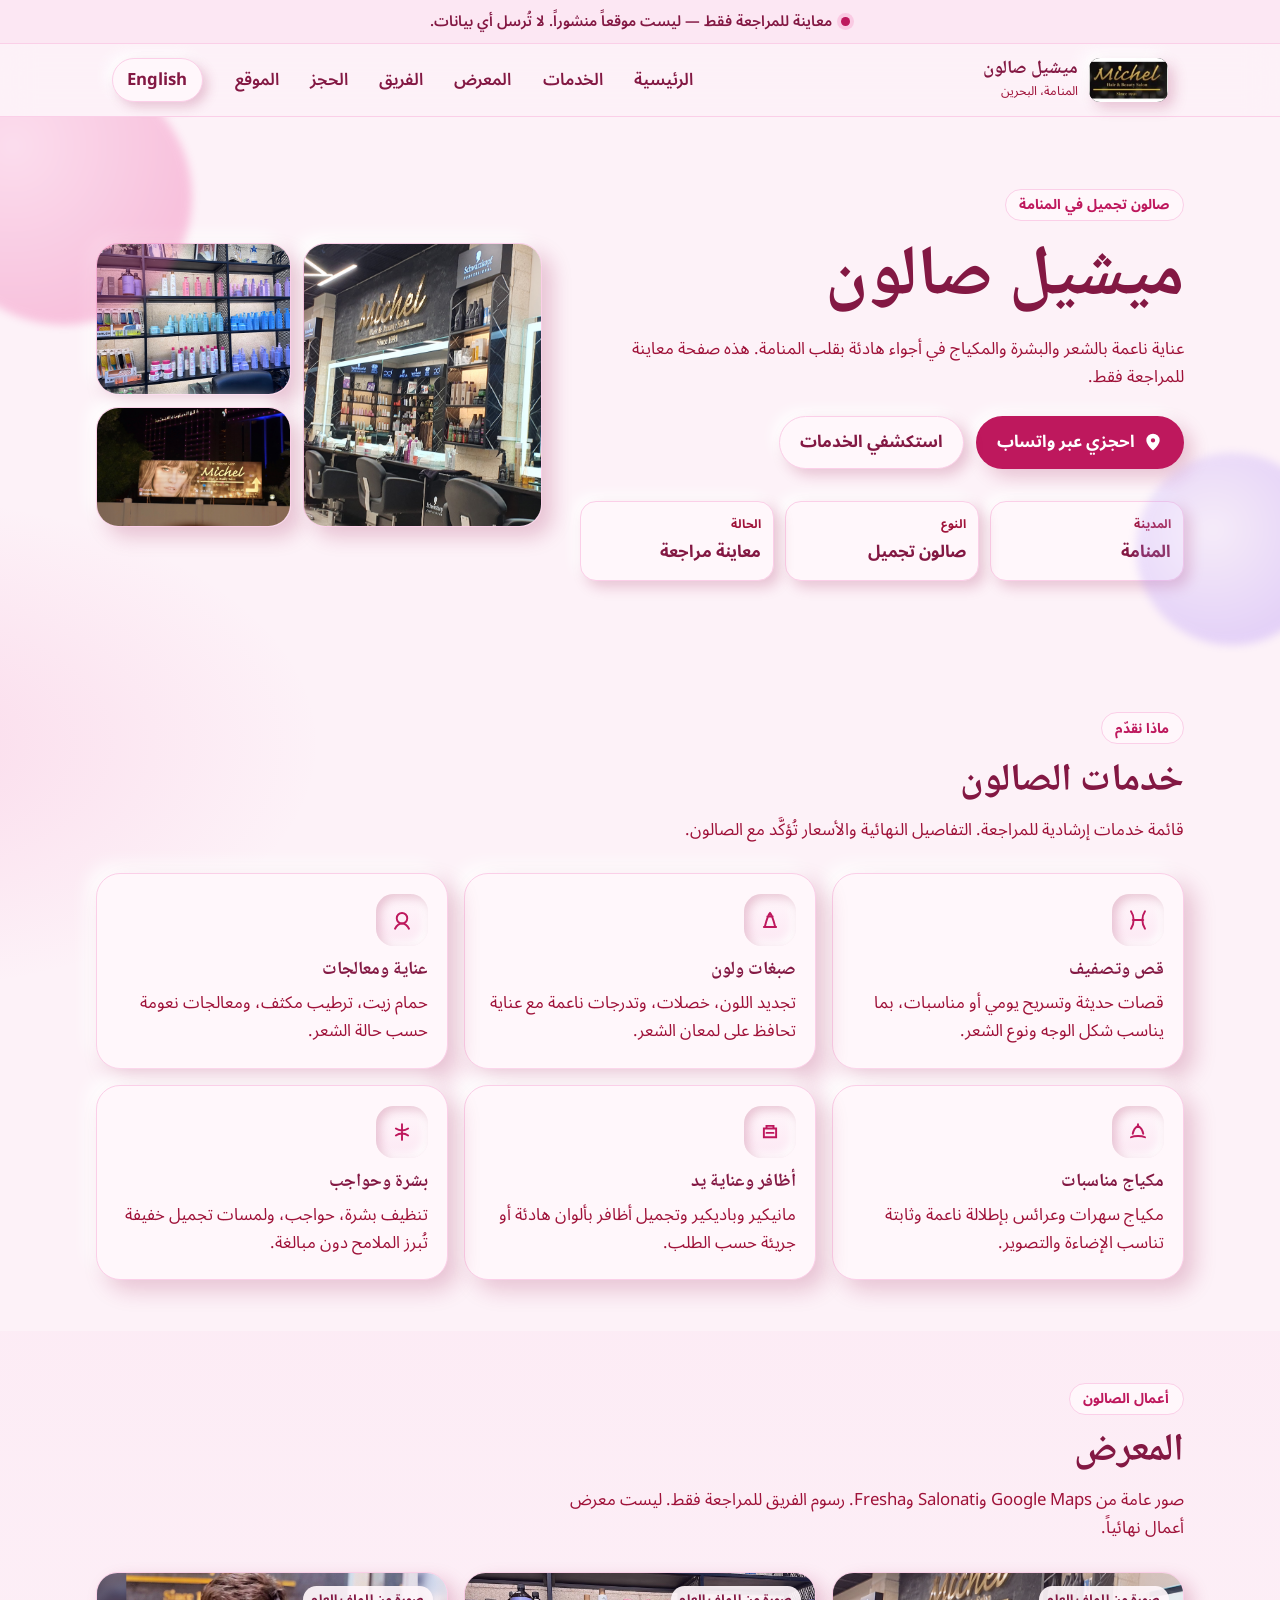
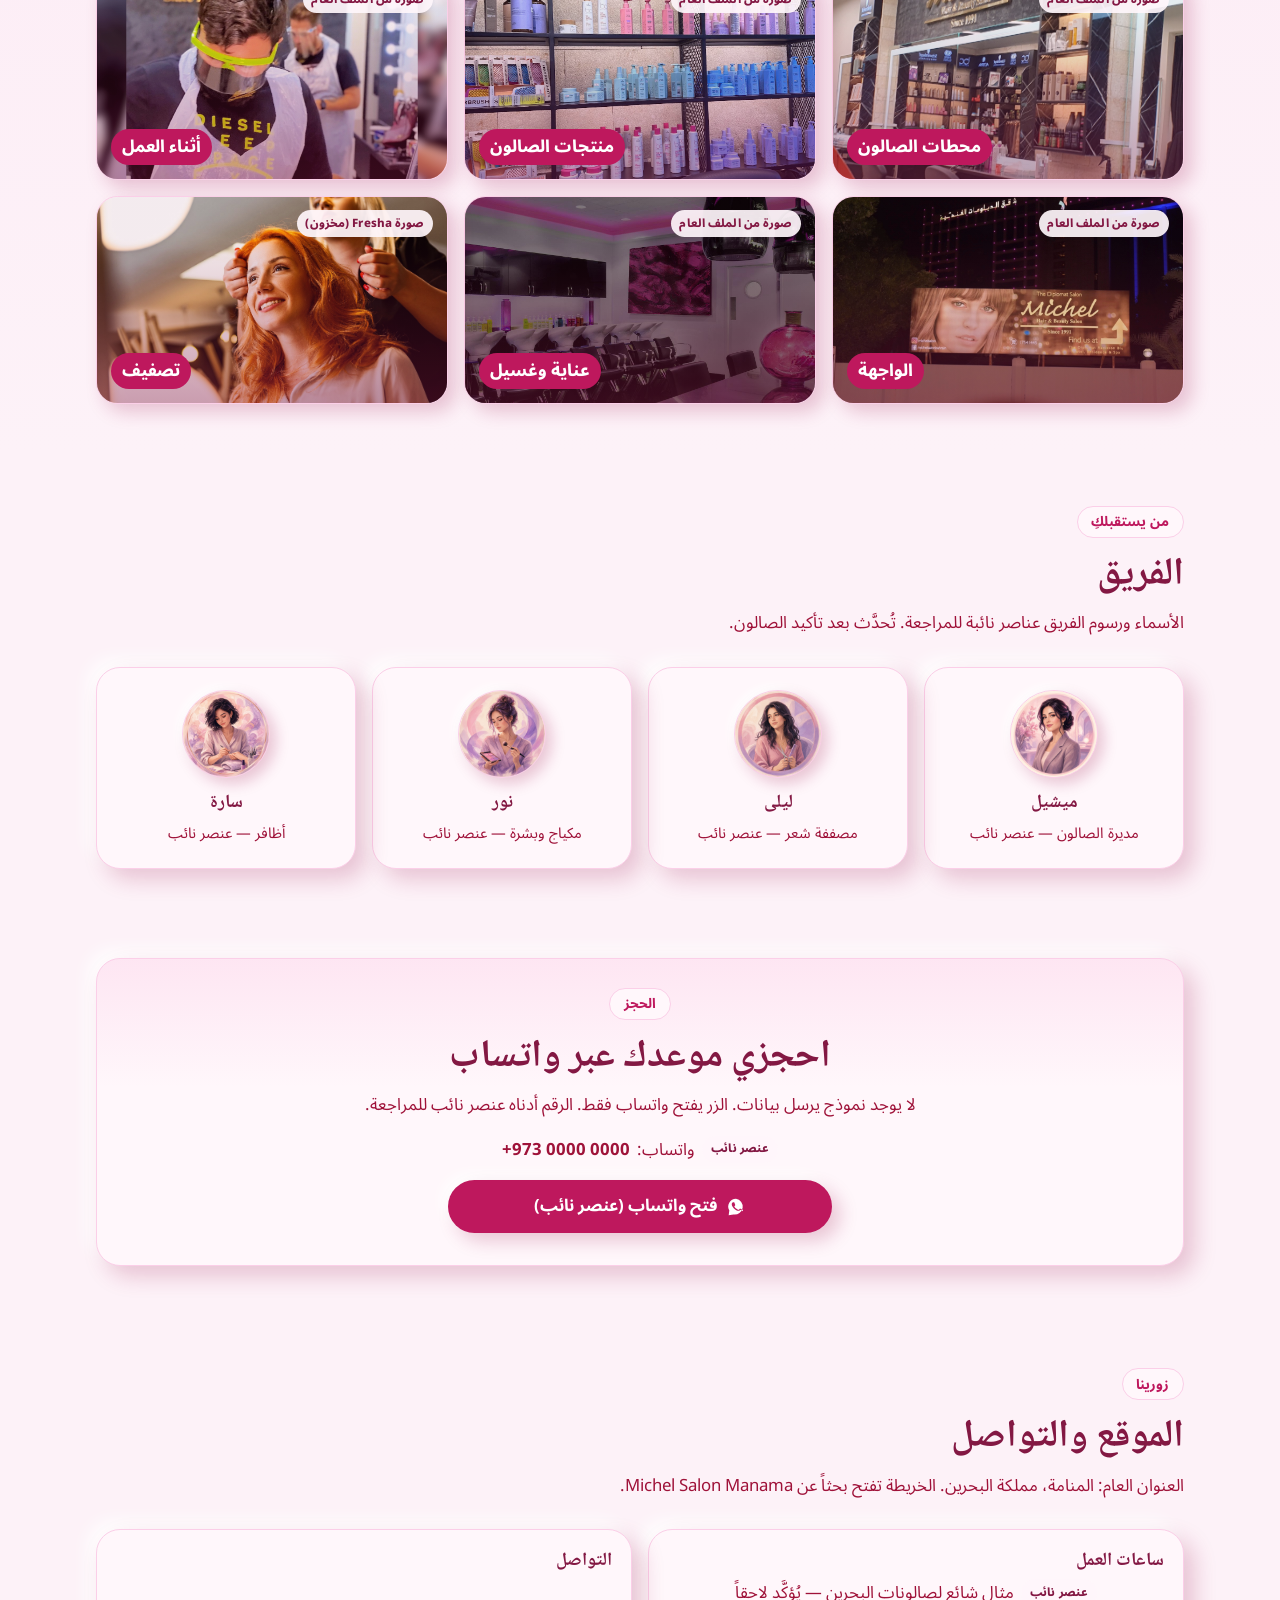
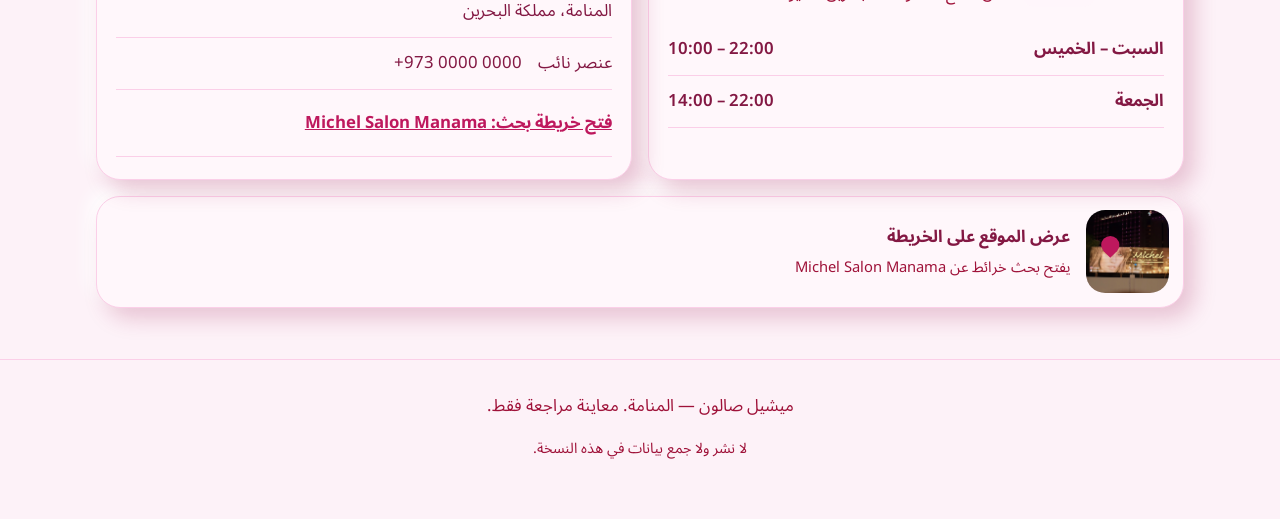
<file: clients/michel-salon-manama/index.html>
<!DOCTYPE html>
<html lang="ar" dir="rtl" data-lang="ar">
<head>
  <meta charset="UTF-8" />
  <meta name="viewport" content="width=device-width, initial-scale=1.0" />
  <meta name="color-scheme" content="light" />
  <meta name="robots" content="noindex, nofollow" />
  <meta name="description" content="معاينة مراجعة فقط لميشيل صالون في المنامة، البحرين. ليست موقعاً منشوراً." />
  <title>ميشيل صالون | معاينة مراجعة — المنامة</title>
  <link rel="preconnect" href="https://fonts.googleapis.com" />
  <link rel="preconnect" href="https://fonts.gstatic.com" crossorigin />
  <link href="https://fonts.googleapis.com/css2?family=Noto+Naskh+Arabic:wght@500;600;700&family=Noto+Sans+Arabic:wght@400;500;600;700&display=swap" rel="stylesheet" />
  <link rel="stylesheet" href="styles.css" />
</head>
<body>
  <a class="skip-link" href="#main" data-i18n="skip">تخطي إلى المحتوى</a>

  <div class="preview-banner" role="status">
    <span class="preview-dot" aria-hidden="true"></span>
    <p data-i18n="preview">معاينة للمراجعة فقط — ليست موقعاً منشوراً. لا تُرسل أي بيانات.</p>
  </div>

  <div class="nav-backdrop" id="nav-backdrop" hidden></div>

  <header class="site-header">
    <div class="header-inner">
      <a class="brand" href="#hero">
        <span class="brand-mark" aria-hidden="true">
          <img class="brand-logo" src="assets/michel-salon-logo.jpg" width="104" height="58" alt="" />
        </span>
        <span class="brand-text">
          <span class="brand-name" data-i18n="brand">ميشيل صالون</span>
          <span class="brand-place" data-i18n="brandPlace">المنامة، البحرين</span>
        </span>
      </a>

      <nav class="nav" id="site-nav" aria-label="Primary">
        <ul class="nav-list">
          <li><a class="nav-link" href="#hero" data-i18n="navHome">الرئيسية</a></li>
          <li><a class="nav-link" href="#services" data-i18n="navServices">الخدمات</a></li>
          <li><a class="nav-link" href="#gallery" data-i18n="navGallery">المعرض</a></li>
          <li><a class="nav-link" href="#team" data-i18n="navTeam">الفريق</a></li>
          <li><a class="nav-link" href="#booking" data-i18n="navBooking">الحجز</a></li>
          <li><a class="nav-link" href="#location" data-i18n="navLocation">الموقع</a></li>
        </ul>
      </nav>

      <div class="header-actions">
        <button type="button" class="lang-toggle" id="lang-toggle" aria-pressed="false">
          <span class="lang-label" data-i18n="langToggle">English</span>
        </button>
        <button type="button" class="menu-toggle" id="menu-toggle" aria-expanded="false" aria-controls="site-nav">
          <span class="menu-bars" aria-hidden="true"></span>
          <span class="visually-hidden" data-i18n="menu">القائمة</span>
        </button>
      </div>
    </div>
  </header>

  <main id="main">
    <section class="hero" id="hero">
      <div class="hero-orb hero-orb-a" aria-hidden="true"></div>
      <div class="hero-orb hero-orb-b" aria-hidden="true"></div>
      <div class="hero-inner">
        <div class="hero-copy">
          <p class="eyebrow" data-i18n="heroEyebrow">صالون تجميل في المنامة</p>
          <h1 data-i18n="heroTitle">ميشيل صالون</h1>
          <p class="hero-lead" data-i18n="heroLead">عناية ناعمة بالشعر والبشرة والمكياج في أجواء هادئة بقلب المنامة. هذه صفحة معاينة للمراجعة فقط.</p>
          <div class="hero-actions">
            <a class="btn btn-primary" href="#booking">
              <svg class="btn-icon" viewBox="0 0 24 24" width="20" height="20" aria-hidden="true">
                <path fill="currentColor" d="M12 2a8 8 0 0 0-8 8c0 5.2 7.1 11.4 7.4 11.7a.9.9 0 0 0 1.2 0C13 21.4 20 15.2 20 10a8 8 0 0 0-8-8zm0 10.6A2.6 2.6 0 1 1 12 7.4a2.6 2.6 0 0 1 0 5.2z" />
              </svg>
              <span data-i18n="heroCtaPrimary">احجزي عبر واتساب</span>
            </a>
            <a class="btn btn-ghost" href="#services">
              <span data-i18n="heroCtaSecondary">استكشفي الخدمات</span>
            </a>
          </div>
          <dl class="hero-meta">
            <div>
              <dt data-i18n="heroMetaCityLabel">المدينة</dt>
              <dd data-i18n="heroMetaCity">المنامة</dd>
            </div>
            <div>
              <dt data-i18n="heroMetaKindLabel">النوع</dt>
              <dd data-i18n="heroMetaKind">صالون تجميل</dd>
            </div>
            <div>
              <dt data-i18n="heroMetaStatusLabel">الحالة</dt>
              <dd data-i18n="heroMetaStatus">معاينة مراجعة</dd>
            </div>
          </dl>
        </div>
        <div class="hero-showcase" aria-hidden="true">
          <img class="showcase-tile tile-a" src="assets/maps-interior-logo-wall.jpg" alt="" />
          <img class="showcase-tile tile-b" src="assets/maps2.jpg" alt="" />
          <img class="showcase-tile tile-c" src="assets/maps1.jpg" alt="" />
        </div>
      </div>
    </section>

    <section class="section" id="services" aria-labelledby="services-title">
      <div class="section-inner">
        <header class="section-head">
          <p class="eyebrow" data-i18n="servicesEyebrow">ماذا نقدّم</p>
          <h2 id="services-title" data-i18n="servicesTitle">خدمات الصالون</h2>
          <p class="section-lead" data-i18n="servicesLead">قائمة خدمات إرشادية للمراجعة. التفاصيل النهائية والأسعار تُؤكَّد مع الصالون.</p>
        </header>
        <ul class="card-grid">
          <li class="soft-card">
            <span class="icon-well" aria-hidden="true">
              <svg viewBox="0 0 32 32" width="28" height="28"><path fill="none" stroke="currentColor" stroke-width="2.2" stroke-linecap="round" d="M8 6c4 6 4 14 0 20M24 6c-4 6-4 14 0 20M10 16h12" /></svg>
            </span>
            <h3 data-i18n="svc1Title">قص وتصفيف</h3>
            <p data-i18n="svc1Body">قصات حديثة وتسريح يومي أو مناسبات، بما يناسب شكل الوجه ونوع الشعر.</p>
          </li>
          <li class="soft-card">
            <span class="icon-well" aria-hidden="true">
              <svg viewBox="0 0 32 32" width="28" height="28"><path fill="none" stroke="currentColor" stroke-width="2.2" stroke-linecap="round" d="M10 24c2-8 4-14 6-16 2 2 4 8 6 16M9 24h14M13 12h6" /></svg>
            </span>
            <h3 data-i18n="svc2Title">صبغات ولون</h3>
            <p data-i18n="svc2Body">تجديد اللون، خصلات، وتدرجات ناعمة مع عناية تحافظ على لمعان الشعر.</p>
          </li>
          <li class="soft-card">
            <span class="icon-well" aria-hidden="true">
              <svg viewBox="0 0 32 32" width="28" height="28"><circle cx="16" cy="14" r="6" fill="none" stroke="currentColor" stroke-width="2.2" /><path fill="none" stroke="currentColor" stroke-width="2.2" stroke-linecap="round" d="M8 26c2-4 5-6 8-6s6 2 8 6" /></svg>
            </span>
            <h3 data-i18n="svc3Title">عناية ومعالجات</h3>
            <p data-i18n="svc3Body">حمام زيت، ترطيب مكثف، ومعالجات نعومة حسب حالة الشعر.</p>
          </li>
          <li class="soft-card">
            <span class="icon-well" aria-hidden="true">
              <svg viewBox="0 0 32 32" width="28" height="28"><path fill="none" stroke="currentColor" stroke-width="2.2" stroke-linecap="round" d="M8 22c4-2 12-2 16 0M10 18c1-5 4-8 6-9 2 1 5 4 6 9M16 9V7" /></svg>
            </span>
            <h3 data-i18n="svc4Title">مكياج مناسبات</h3>
            <p data-i18n="svc4Body">مكياج سهرات وعرائس بإطلالة ناعمة وثابتة تناسب الإضاءة والتصوير.</p>
          </li>
          <li class="soft-card">
            <span class="icon-well" aria-hidden="true">
              <svg viewBox="0 0 32 32" width="28" height="28"><path fill="none" stroke="currentColor" stroke-width="2.2" stroke-linecap="round" d="M9 12h14v10H9zM12 12V9h8v3M12 17h8" /></svg>
            </span>
            <h3 data-i18n="svc5Title">أظافر وعناية يد</h3>
            <p data-i18n="svc5Body">مانيكير وباديكير وتجميل أظافر بألوان هادئة أو جريئة حسب الطلب.</p>
          </li>
          <li class="soft-card">
            <span class="icon-well" aria-hidden="true">
              <svg viewBox="0 0 32 32" width="28" height="28"><path fill="none" stroke="currentColor" stroke-width="2.2" stroke-linecap="round" d="M16 7v18M9 12c4 3 10 3 14 0M9 20c4-3 10-3 14 0" /></svg>
            </span>
            <h3 data-i18n="svc6Title">بشرة وحواجب</h3>
            <p data-i18n="svc6Body">تنظيف بشرة، حواجب، ولمسات تجميل خفيفة تُبرز الملامح دون مبالغة.</p>
          </li>
        </ul>
      </div>
    </section>

    <section class="section section-alt" id="gallery" aria-labelledby="gallery-title">
      <div class="section-inner">
        <header class="section-head">
          <p class="eyebrow" data-i18n="galleryEyebrow">أعمال الصالون</p>
          <h2 id="gallery-title" data-i18n="galleryTitle">المعرض</h2>
          <p class="section-lead" data-i18n="galleryLead">صور عامة من Google Maps وSalonati وFresha. رسوم الفريق للمراجعة فقط. ليست معرض أعمال نهائياً.</p>
        </header>
        <ul class="gallery-grid">
          <li class="gallery-item">
            <img src="assets/maps-interior-logo-wall.jpg" alt="" data-i18n-alt="gal1Alt" />
            <span class="ph-badge" data-i18n="photoOfficial">صورة من الملف العام</span>
            <span class="gallery-caption" data-i18n="gal1">محطات الصالون</span>
          </li>
          <li class="gallery-item">
            <img src="assets/maps2.jpg" alt="" data-i18n-alt="gal2Alt" />
            <span class="ph-badge" data-i18n="photoOfficial">صورة من الملف العام</span>
            <span class="gallery-caption" data-i18n="gal2">منتجات الصالون</span>
          </li>
          <li class="gallery-item">
            <img src="assets/maps-staff-at-work.jpg" alt="" data-i18n-alt="gal3Alt" />
            <span class="ph-badge" data-i18n="photoOfficial">صورة من الملف العام</span>
            <span class="gallery-caption" data-i18n="gal3">أثناء العمل</span>
          </li>
          <li class="gallery-item">
            <img src="assets/maps1.jpg" alt="" data-i18n-alt="gal4Alt" />
            <span class="ph-badge" data-i18n="photoOfficial">صورة من الملف العام</span>
            <span class="gallery-caption" data-i18n="gal4">الواجهة</span>
          </li>
          <li class="gallery-item">
            <img src="assets/michel-salon-interior.jpg" alt="" data-i18n-alt="gal5Alt" />
            <span class="ph-badge" data-i18n="photoOfficial">صورة من الملف العام</span>
            <span class="gallery-caption" data-i18n="gal5">عناية وغسيل</span>
          </li>
          <li class="gallery-item">
            <img src="assets/fresha.jpg" alt="" data-i18n-alt="gal6Alt" />
            <span class="ph-badge" data-i18n="photoFresha">صورة Fresha (مخزون)</span>
            <span class="gallery-caption" data-i18n="gal6">تصفيف</span>
          </li>
        </ul>
      </div>
    </section>

    <section class="section" id="team" aria-labelledby="team-title">
      <div class="section-inner">
        <header class="section-head">
          <p class="eyebrow" data-i18n="teamEyebrow">من يستقبلكِ</p>
          <h2 id="team-title" data-i18n="teamTitle">الفريق</h2>
          <p class="section-lead" data-i18n="teamLead">الأسماء ورسوم الفريق عناصر نائبة للمراجعة. تُحدَّث بعد تأكيد الصالون.</p>
        </header>
        <ul class="team-grid">
          <li class="soft-card team-card">
            <img class="avatar" src="assets/team-director.png" width="96" height="96" alt="" data-i18n-alt="tm1Alt" />
            <h3 data-i18n="tm1Name">ميشيل</h3>
            <p class="role" data-i18n="tm1Role">مديرة الصالون — عنصر نائب</p>
          </li>
          <li class="soft-card team-card">
            <img class="avatar" src="assets/team-stylist.png" width="96" height="96" alt="" data-i18n-alt="tm2Alt" />
            <h3 data-i18n="tm2Name">ليلى</h3>
            <p class="role" data-i18n="tm2Role">مصففة شعر — عنصر نائب</p>
          </li>
          <li class="soft-card team-card">
            <img class="avatar" src="assets/team-makeup.png" width="96" height="96" alt="" data-i18n-alt="tm3Alt" />
            <h3 data-i18n="tm3Name">نور</h3>
            <p class="role" data-i18n="tm3Role">مكياج وبشرة — عنصر نائب</p>
          </li>
          <li class="soft-card team-card">
            <img class="avatar" src="assets/team-nails.png" width="96" height="96" alt="" data-i18n-alt="tm4Alt" />
            <h3 data-i18n="tm4Name">سارة</h3>
            <p class="role" data-i18n="tm4Role">أظافر — عنصر نائب</p>
          </li>
        </ul>
      </div>
    </section>

    <section class="section section-booking" id="booking" aria-labelledby="booking-title">
      <div class="section-inner">
        <div class="booking-panel soft-card">
          <p class="eyebrow" data-i18n="bookingEyebrow">الحجز</p>
          <h2 id="booking-title" data-i18n="bookingTitle">احجزي موعدك عبر واتساب</h2>
          <p class="section-lead" data-i18n="bookingLead">لا يوجد نموذج يرسل بيانات. الزر يفتح واتساب فقط. الرقم أدناه عنصر نائب للمراجعة.</p>
          <p class="placeholder-note">
            <span class="ph-badge" data-i18n="placeholder">عنصر نائب</span>
            <span data-i18n="waNumberLabel">واتساب:</span>
            <strong dir="ltr">+973 0000 0000</strong>
          </p>
          <a class="btn btn-primary btn-wide" id="whatsapp-link" href="https://wa.me/97300000000" rel="noopener noreferrer" target="_blank">
            <svg class="btn-icon" viewBox="0 0 24 24" width="22" height="22" aria-hidden="true">
              <path fill="currentColor" d="M12 3a8.5 8.5 0 0 0-7.3 12.8L4 21l5.3-.8A8.5 8.5 0 1 0 12 3zm4.7 12c-.2.5-1.1 1-1.6 1.1-.4.1-.9.1-1.5-.1-.3-.1-.8-.2-1.3-.5-2.3-1.2-3.8-3.6-3.9-3.8-.1-.2-1-1.3-1-2.5s.6-1.8.9-2c.2-.2.5-.3.8-.3h.6c.2 0 .4 0 .6.5.2.6.8 2 .8 2.1.1.2.1.3 0 .5-.1.2-.2.3-.3.5l-.4.5c-.1.1-.3.3-.1.6.2.3.8 1.3 1.8 2.1 1.2 1 2.2 1.3 2.5 1.4.3.1.5.1.7-.1.2-.2.7-.8.9-1.1.2-.3.4-.2.6-.1.3.1 1.8.8 2.1 1 .3.1.5.2.6.3.1.2.1.9-.1 1.4z" />
            </svg>
            <span data-i18n="bookingCta">فتح واتساب (عنصر نائب)</span>
          </a>
        </div>
      </div>
    </section>

    <section class="section" id="location" aria-labelledby="location-title">
      <div class="section-inner">
        <header class="section-head">
          <p class="eyebrow" data-i18n="locationEyebrow">زورينا</p>
          <h2 id="location-title" data-i18n="locationTitle">الموقع والتواصل</h2>
          <p class="section-lead" data-i18n="locationLead">العنوان العام: المنامة، مملكة البحرين. الخريطة تفتح بحثاً عن Michel Salon Manama.</p>
        </header>
        <div class="location-grid">
          <article class="soft-card">
            <h3 data-i18n="hoursTitle">ساعات العمل</h3>
            <p class="placeholder-note">
              <span class="ph-badge" data-i18n="placeholder">عنصر نائب</span>
              <span data-i18n="hoursNote">مثال شائع لصالونات البحرين — يُؤكَّد لاحقاً</span>
            </p>
            <dl class="hours-list">
              <div>
                <dt data-i18n="hoursWeekdays">السبت – الخميس</dt>
                <dd dir="ltr">10:00 – 22:00</dd>
              </div>
              <div>
                <dt data-i18n="hoursFriday">الجمعة</dt>
                <dd dir="ltr">14:00 – 22:00</dd>
              </div>
            </dl>
          </article>
          <article class="soft-card">
            <h3 data-i18n="contactTitle">التواصل</h3>
            <ul class="contact-list">
              <li>
                <span data-i18n="contactCity">المنامة، مملكة البحرين</span>
              </li>
              <li>
                <span data-i18n="placeholder">عنصر نائب</span>
                <span dir="ltr">+973 0000 0000</span>
              </li>
              <li>
                <a class="text-link" href="https://www.google.com/maps/search/?api=1&query=Michel+Salon+Manama" rel="noopener noreferrer" target="_blank" data-i18n="mapLink">فتح خريطة بحث: Michel Salon Manama</a>
              </li>
            </ul>
          </article>
        </div>
        <a class="map-panel" href="https://www.google.com/maps/search/?api=1&query=Michel+Salon+Manama" rel="noopener noreferrer" target="_blank">
          <span class="map-art">
            <img src="assets/maps1.jpg" alt="" />
            <span class="map-pin"></span>
          </span>
          <span class="map-copy">
            <strong data-i18n="mapCta">عرض الموقع على الخريطة</strong>
            <span data-i18n="mapHint">يفتح بحث خرائط عن Michel Salon Manama</span>
          </span>
        </a>
      </div>
    </section>
  </main>

  <footer class="site-footer">
    <div class="footer-inner">
      <p data-i18n="footerCopy">ميشيل صالون — المنامة. معاينة مراجعة فقط.</p>
      <p class="footer-note" data-i18n="footerNote">لا نشر ولا جمع بيانات في هذه النسخة.</p>
    </div>
  </footer>

  <script src="app.js"></script>
</body>
</html>
</file>
<file: clients/michel-salon-manama/styles.css>
/* Michel Salon Manama — Soft UI Evolution, review-only preview */

:root {
  --primary: #ec4899;
  --secondary: #f9a8d4;
  --accent: #8b5cf6;
  --background: #fdf2f8;
  --foreground: #831843;
  --border: #fbcfe8;

  /* Accessible derivatives: keep brand tokens, meet 4.5:1 on surfaces */
  --primary-strong: #be185d;
  --accent-strong: #6d28d9;
  --muted: #9f1239;
  --surface: #fff7fb;
  --surface-2: #fce7f3;
  --on-strong: #ffffff;
  --shadow-dark: rgba(157, 23, 77, 0.22);
  --shadow-light: rgba(255, 255, 255, 0.95);
  --focus: #6d28d9;
  --radius: 1.5rem;
  --radius-sm: 1rem;
  --space: 1.25rem;
  --max: 68rem;
  --touch: 44px;
  --header-h: 4.5rem;
  --banner-h: 2.75rem;
}

*,
*::before,
*::after {
  box-sizing: border-box;
}

html {
  scroll-behavior: smooth;
  scroll-padding-top: calc(var(--banner-h) + var(--header-h) + 0.6rem);
}

body {
  margin: 0;
  min-height: 100vh;
  font-family: "Noto Sans Arabic", "Segoe UI", Tahoma, sans-serif;
  font-size: 1.05rem;
  line-height: 1.7;
  color: var(--foreground);
  background:
    radial-gradient(1200px 600px at 100% -10%, rgba(139, 92, 246, 0.12), transparent 55%),
    radial-gradient(900px 500px at -10% 20%, rgba(236, 72, 153, 0.14), transparent 50%),
    var(--background);
}

h1,
h2,
h3,
.brand-name {
  font-family: "Noto Naskh Arabic", "Noto Sans Arabic", serif;
  font-weight: 700;
  line-height: 1.25;
  color: var(--foreground);
}

h1 {
  font-size: clamp(2.4rem, 8vw, 4.4rem);
  margin: 0 0 0.75rem;
}

h2 {
  font-size: clamp(1.7rem, 4.5vw, 2.4rem);
  margin: 0 0 0.6rem;
}

h3 {
  font-size: 1.15rem;
  margin: 0 0 0.4rem;
}

p {
  margin: 0 0 1rem;
}

a {
  color: var(--primary-strong);
}

img,
svg {
  display: block;
}

:focus {
  outline: none;
}

:focus-visible {
  outline: 3px solid var(--focus);
  outline-offset: 3px;
}

.visually-hidden {
  position: absolute;
  width: 1px;
  height: 1px;
  padding: 0;
  margin: -1px;
  overflow: hidden;
  clip: rect(0, 0, 0, 0);
  white-space: nowrap;
  border: 0;
}

.skip-link {
  position: absolute;
  inset-block-start: 0.5rem;
  inset-inline-start: 0.5rem;
  z-index: 80;
  transform: translateY(-160%);
  background: var(--primary-strong);
  color: var(--on-strong);
  padding: 0.7rem 1rem;
  border-radius: 0.75rem;
  text-decoration: none;
  min-height: var(--touch);
}

.skip-link:focus {
  transform: translateY(0);
}

.preview-banner {
  position: sticky;
  inset-block-start: 0;
  z-index: 40;
  display: flex;
  align-items: center;
  justify-content: center;
  gap: 0.55rem;
  min-height: var(--banner-h);
  padding: 0.4rem 1rem;
  background: var(--surface-2);
  border-block-end: 1px solid var(--border);
  color: var(--foreground);
  text-align: center;
}

.preview-banner p {
  margin: 0;
  font-size: 0.92rem;
  font-weight: 600;
}

.preview-dot {
  width: 0.55rem;
  height: 0.55rem;
  border-radius: 50%;
  background: var(--primary-strong);
  box-shadow: 0 0 0 4px rgba(236, 72, 153, 0.18);
  flex-shrink: 0;
}

.site-header {
  position: sticky;
  inset-block-start: var(--banner-h);
  z-index: 30;
  background: rgba(253, 242, 248, 0.86);
  backdrop-filter: blur(16px);
  border-block-end: 1px solid var(--border);
}

.header-inner {
  max-width: var(--max);
  margin-inline: auto;
  min-height: var(--header-h);
  padding: 0.6rem 1rem;
  display: flex;
  align-items: center;
  gap: 0.75rem;
}

.brand {
  display: flex;
  align-items: center;
  gap: 0.7rem;
  text-decoration: none;
  color: inherit;
  min-height: var(--touch);
}

.brand-mark {
  height: 44px;
  min-width: 44px;
  border-radius: 0.7rem;
  overflow: hidden;
  display: grid;
  place-items: center;
  background: #111;
  box-shadow:
    6px 6px 14px var(--shadow-dark),
    -6px -6px 14px var(--shadow-light);
}

.brand-logo {
  display: block;
  height: 44px;
  width: auto;
  max-width: 7.4rem;
  object-fit: cover;
}

.brand-name {
  display: block;
  font-size: 1.15rem;
}

.brand-place {
  display: block;
  font-size: 0.78rem;
  color: var(--muted);
}

.nav {
  display: none;
}

.nav-list {
  list-style: none;
  margin: 0;
  padding: 0;
  display: flex;
  flex-wrap: wrap;
  gap: 0.25rem;
}

.nav-link {
  display: inline-flex;
  align-items: center;
  min-height: var(--touch);
  padding: 0.45rem 0.85rem;
  border-radius: 999px;
  text-decoration: none;
  color: var(--foreground);
  font-weight: 600;
}

.nav-link:hover,
.nav-link:focus-visible {
  background: var(--surface);
  color: var(--primary-strong);
}

.header-actions {
  margin-inline-start: auto;
  display: flex;
  align-items: center;
  gap: 0.4rem;
}

.lang-toggle,
.menu-toggle {
  appearance: none;
  border: 1px solid var(--border);
  background: var(--surface);
  color: var(--foreground);
  min-height: var(--touch);
  min-width: var(--touch);
  padding: 0 0.9rem;
  border-radius: 999px;
  font: inherit;
  font-weight: 700;
  cursor: pointer;
  box-shadow:
    5px 5px 12px var(--shadow-dark),
    -5px -5px 12px var(--shadow-light);
}

.menu-toggle {
  padding: 0;
  display: grid;
  place-items: center;
}

.menu-bars,
.menu-bars::before,
.menu-bars::after {
  display: block;
  width: 18px;
  height: 2px;
  background: var(--foreground);
  border-radius: 2px;
  position: relative;
}

.menu-bars::before,
.menu-bars::after {
  content: "";
  position: absolute;
  inset-inline-start: 0;
}

.menu-bars::before {
  top: -6px;
}

.menu-bars::after {
  top: 6px;
}

.menu-toggle[aria-expanded="true"] .menu-bars {
  background: transparent;
}

.menu-toggle[aria-expanded="true"] .menu-bars::before {
  top: 0;
  transform: rotate(45deg);
}

.menu-toggle[aria-expanded="true"] .menu-bars::after {
  top: 0;
  transform: rotate(-45deg);
}

.hero {
  position: relative;
  overflow: hidden;
  padding: 3.2rem 1rem 3.6rem;
}

.hero-inner,
.section-inner,
.footer-inner {
  max-width: var(--max);
  margin-inline: auto;
}

.hero-inner {
  display: grid;
  gap: 1.6rem;
}

.hero-showcase {
  display: grid;
  grid-template-columns: 1.1fr 0.9fr;
  grid-template-rows: 6.2rem 5.2rem;
  gap: 0.75rem;
}

.showcase-tile {
  display: block;
  width: 100%;
  height: 100%;
  min-height: 5.2rem;
  object-fit: cover;
  border-radius: 1.4rem;
  border: 1px solid var(--border);
  box-shadow:
    10px 10px 20px var(--shadow-dark),
    -8px -8px 16px var(--shadow-light);
}

.tile-a {
  grid-row: 1 / 3;
  min-height: 100%;
}

.nav-backdrop {
  position: fixed;
  inset: 0;
  z-index: 25;
  background: rgba(131, 24, 67, 0.22);
}

body.nav-open {
  overflow: hidden;
}

.hero-orb {
  position: absolute;
  border-radius: 50%;
  pointer-events: none;
  filter: blur(4px);
}

.hero-orb-a {
  width: 16rem;
  height: 16rem;
  background: radial-gradient(circle at 30% 30%, #f9a8d4, #ec4899 70%);
  opacity: 0.28;
  inset-block-start: -3rem;
  inset-inline-end: -4rem;
}

.hero-orb-b {
  width: 12rem;
  height: 12rem;
  background: radial-gradient(circle at 40% 40%, #ddd6fe, #8b5cf6 72%);
  opacity: 0.22;
  inset-block-end: 1rem;
  inset-inline-start: -3rem;
}

.eyebrow {
  display: inline-flex;
  align-items: center;
  min-height: 2rem;
  margin: 0 0 0.85rem;
  padding: 0.2rem 0.85rem;
  border-radius: 999px;
  background: var(--surface);
  border: 1px solid var(--border);
  color: var(--primary-strong);
  font-size: 0.86rem;
  font-weight: 700;
}

.hero-lead,
.section-lead {
  max-width: 40rem;
  color: var(--muted);
}

.hero-actions {
  display: flex;
  flex-wrap: wrap;
  gap: 0.75rem;
  margin: 1.5rem 0 2rem;
}

.btn {
  display: inline-flex;
  align-items: center;
  justify-content: center;
  gap: 0.5rem;
  min-height: var(--touch);
  padding: 0.7rem 1.25rem;
  border-radius: 999px;
  text-decoration: none;
  font-weight: 700;
  border: 1px solid transparent;
}

.btn-icon {
  flex-shrink: 0;
}

.btn-primary {
  background: var(--primary-strong);
  color: var(--on-strong);
  box-shadow:
    8px 8px 18px var(--shadow-dark),
    -6px -6px 14px var(--shadow-light);
}

.btn-primary:hover {
  background: #9d174d;
}

.btn-ghost {
  background: var(--surface);
  color: var(--foreground);
  border-color: var(--border);
  box-shadow:
    6px 6px 14px var(--shadow-dark),
    -6px -6px 14px var(--shadow-light);
}

.btn-wide {
  width: min(100%, 24rem);
}

.hero-meta {
  display: grid;
  grid-template-columns: repeat(3, minmax(0, 1fr));
  gap: 0.7rem;
  margin: 0;
}

.hero-meta div {
  background: var(--surface);
  border: 1px solid var(--border);
  border-radius: var(--radius-sm);
  padding: 0.85rem 0.75rem;
  box-shadow:
    6px 6px 14px var(--shadow-dark),
    -6px -6px 14px var(--shadow-light);
}

.hero-meta dt {
  font-size: 0.75rem;
  color: var(--muted);
  font-weight: 700;
}

.hero-meta dd {
  margin: 0.15rem 0 0;
  font-weight: 700;
}

.section {
  padding: 3.2rem 1rem;
}

.section-alt {
  background: linear-gradient(180deg, rgba(252, 231, 243, 0.55), transparent);
}

.section-head {
  margin-bottom: 1.8rem;
}

.card-grid,
.gallery-grid,
.team-grid,
.location-grid {
  list-style: none;
  margin: 0;
  padding: 0;
  display: grid;
  gap: 1rem;
}

.card-grid {
  grid-template-columns: 1fr;
}

.soft-card {
  background: var(--surface);
  border: 1px solid var(--border);
  border-radius: var(--radius);
  padding: 1.25rem 1.2rem 1.35rem;
  box-shadow:
    10px 10px 22px var(--shadow-dark),
    -8px -8px 18px var(--shadow-light);
}

.soft-card p:last-child {
  margin-bottom: 0;
  color: var(--muted);
}

.icon-well {
  width: 52px;
  height: 52px;
  border-radius: 1.1rem;
  display: grid;
  place-items: center;
  margin-bottom: 0.85rem;
  color: var(--primary-strong);
  background: linear-gradient(180deg, #fff7fb, #fce7f3);
  box-shadow:
    inset 4px 4px 10px var(--shadow-dark),
    inset -4px -4px 10px var(--shadow-light);
}

.gallery-grid {
  grid-template-columns: 1fr 1fr;
}

.gallery-item {
  position: relative;
  min-height: 10.5rem;
  border-radius: 1.35rem;
  overflow: hidden;
  border: 1px solid var(--border);
  display: flex;
  flex-direction: column;
  justify-content: space-between;
  padding: 0.85rem;
  background: var(--surface-2);
  box-shadow:
    inset 0 0 0 1px rgba(255, 255, 255, 0.35),
    8px 8px 18px var(--shadow-dark);
}

.gallery-item img {
  position: absolute;
  inset: 0;
  width: 100%;
  height: 100%;
  object-fit: cover;
}

.gallery-item::after {
  content: "";
  position: absolute;
  inset: 0;
  background: linear-gradient(180deg, rgba(131, 24, 67, 0.08) 20%, rgba(131, 24, 67, 0.42));
  pointer-events: none;
}

.ph-badge {
  position: relative;
  z-index: 1;
  align-self: flex-start;
  display: inline-flex;
  align-items: center;
  min-height: 1.7rem;
  padding: 0 0.55rem;
  border-radius: 999px;
  background: rgba(255, 247, 251, 0.92);
  color: var(--foreground);
  font-size: 0.72rem;
  font-weight: 800;
  letter-spacing: 0.01em;
}

.gallery-caption {
  position: relative;
  z-index: 1;
  align-self: flex-end;
  color: var(--on-strong);
  font-weight: 800;
  background: var(--primary-strong);
  border-radius: 999px;
  padding: 0.25rem 0.7rem;
  min-height: 1.7rem;
  display: inline-flex;
  align-items: center;
}

.team-grid {
  grid-template-columns: 1fr 1fr;
}

.team-card {
  text-align: center;
}

.avatar {
  width: 5.5rem;
  height: 5.5rem;
  margin: 0.15rem auto 0.85rem;
  border-radius: 50%;
  object-fit: cover;
  background: var(--surface-2);
  border: 1px solid var(--border);
  box-shadow:
    6px 6px 14px var(--shadow-dark),
    -4px -4px 10px var(--shadow-light);
}

.role {
  color: var(--muted);
  font-size: 0.92rem;
}

.section-booking {
  padding-block: 2.4rem 3.2rem;
}

.booking-panel {
  text-align: center;
  padding: 1.8rem 1.2rem 2rem;
  background:
    linear-gradient(180deg, rgba(249, 168, 212, 0.22), transparent 42%),
    var(--surface);
}

.booking-panel .section-lead {
  margin-inline: auto;
}

.placeholder-note {
  display: flex;
  flex-wrap: wrap;
  align-items: center;
  justify-content: center;
  gap: 0.45rem;
  color: var(--muted);
}

.location-grid {
  grid-template-columns: 1fr;
  margin-bottom: 1rem;
}

.hours-list,
.contact-list {
  margin: 0.8rem 0 0;
  padding: 0;
  list-style: none;
}

.hours-list div,
.contact-list li {
  display: flex;
  justify-content: space-between;
  gap: 1rem;
  padding: 0.7rem 0;
  border-block-end: 1px solid var(--border);
  min-height: var(--touch);
  align-items: center;
}

.hours-list dt {
  font-weight: 700;
}

.hours-list dd {
  margin: 0;
  font-weight: 600;
}

.contact-list li {
  justify-content: flex-start;
  flex-wrap: wrap;
}

.text-link {
  font-weight: 700;
  min-height: var(--touch);
  display: inline-flex;
  align-items: center;
}

.map-panel {
  display: flex;
  align-items: center;
  gap: 1rem;
  text-decoration: none;
  color: inherit;
  background: var(--surface);
  border: 1px solid var(--border);
  border-radius: var(--radius);
  padding: 0.85rem;
  min-height: 5.5rem;
  box-shadow:
    10px 10px 22px var(--shadow-dark),
    -8px -8px 18px var(--shadow-light);
}

.map-art {
  position: relative;
  width: 5.2rem;
  height: 5.2rem;
  border-radius: 1.2rem;
  flex-shrink: 0;
  overflow: hidden;
  background: var(--surface-2);
}

.map-art img {
  width: 100%;
  height: 100%;
  object-fit: cover;
}

.map-pin {
  position: absolute;
  inset-inline-start: 50%;
  inset-block-start: 42%;
  width: 1.1rem;
  height: 1.1rem;
  border-radius: 50% 50% 50% 0;
  transform: translate(-50%, -50%) rotate(-45deg);
  background: var(--primary-strong);
  box-shadow: 0 6px 12px var(--shadow-dark);
}

.map-copy {
  display: flex;
  flex-direction: column;
  gap: 0.2rem;
}

.map-copy span {
  color: var(--muted);
  font-size: 0.92rem;
}

.site-footer {
  padding: 2rem 1rem 2.6rem;
  border-block-start: 1px solid var(--border);
  text-align: center;
  color: var(--muted);
}

.footer-note {
  font-size: 0.9rem;
}

@media (min-width: 720px) {
  .nav-backdrop,
  .menu-toggle {
    display: none;
  }

  .nav {
    display: block;
    margin-inline-start: auto;
  }

  .header-actions {
    margin-inline-start: 0.4rem;
  }

  .card-grid {
    grid-template-columns: repeat(2, minmax(0, 1fr));
  }

  .gallery-grid {
    grid-template-columns: repeat(3, minmax(0, 1fr));
  }

  .gallery-item {
    min-height: 13rem;
  }

  .team-grid,
  .location-grid {
    grid-template-columns: repeat(2, minmax(0, 1fr));
  }

  .hero {
    padding-block: 4.5rem 5rem;
  }

  .hero-inner {
    grid-template-columns: minmax(0, 1.15fr) minmax(16rem, 0.85fr);
    align-items: center;
    gap: 2.4rem;
  }

  .hero-showcase {
    grid-template-rows: 9.5rem 7.5rem;
  }
}

@media (min-width: 1040px) {
  .card-grid {
    grid-template-columns: repeat(3, minmax(0, 1fr));
  }

  .team-grid {
    grid-template-columns: repeat(4, minmax(0, 1fr));
  }
}

@media (max-width: 719px) {
  .nav.is-open {
    display: block;
    position: absolute;
    inset-inline: 0.75rem;
    inset-block-start: calc(var(--header-h) + 0.35rem);
    background: var(--surface);
    border: 1px solid var(--border);
    border-radius: var(--radius);
    padding: 0.6rem;
    box-shadow:
      10px 10px 24px var(--shadow-dark),
      -8px -8px 16px var(--shadow-light);
  }

  .nav.is-open .nav-list {
    flex-direction: column;
  }

  .nav.is-open .nav-link {
    width: 100%;
  }

  .site-header {
    position: sticky;
  }

  .header-inner {
    position: relative;
  }

  .nav.is-open {
    z-index: 35;
  }

  .hero-meta {
    grid-template-columns: 1fr;
  }
}

@media (prefers-reduced-motion: reduce) {
  html {
    scroll-behavior: auto;
  }

  *,
  *::before,
  *::after {
    animation-duration: 0.01ms !important;
    animation-iteration-count: 1 !important;
    transition-duration: 0.01ms !important;
  }
}
</file>
